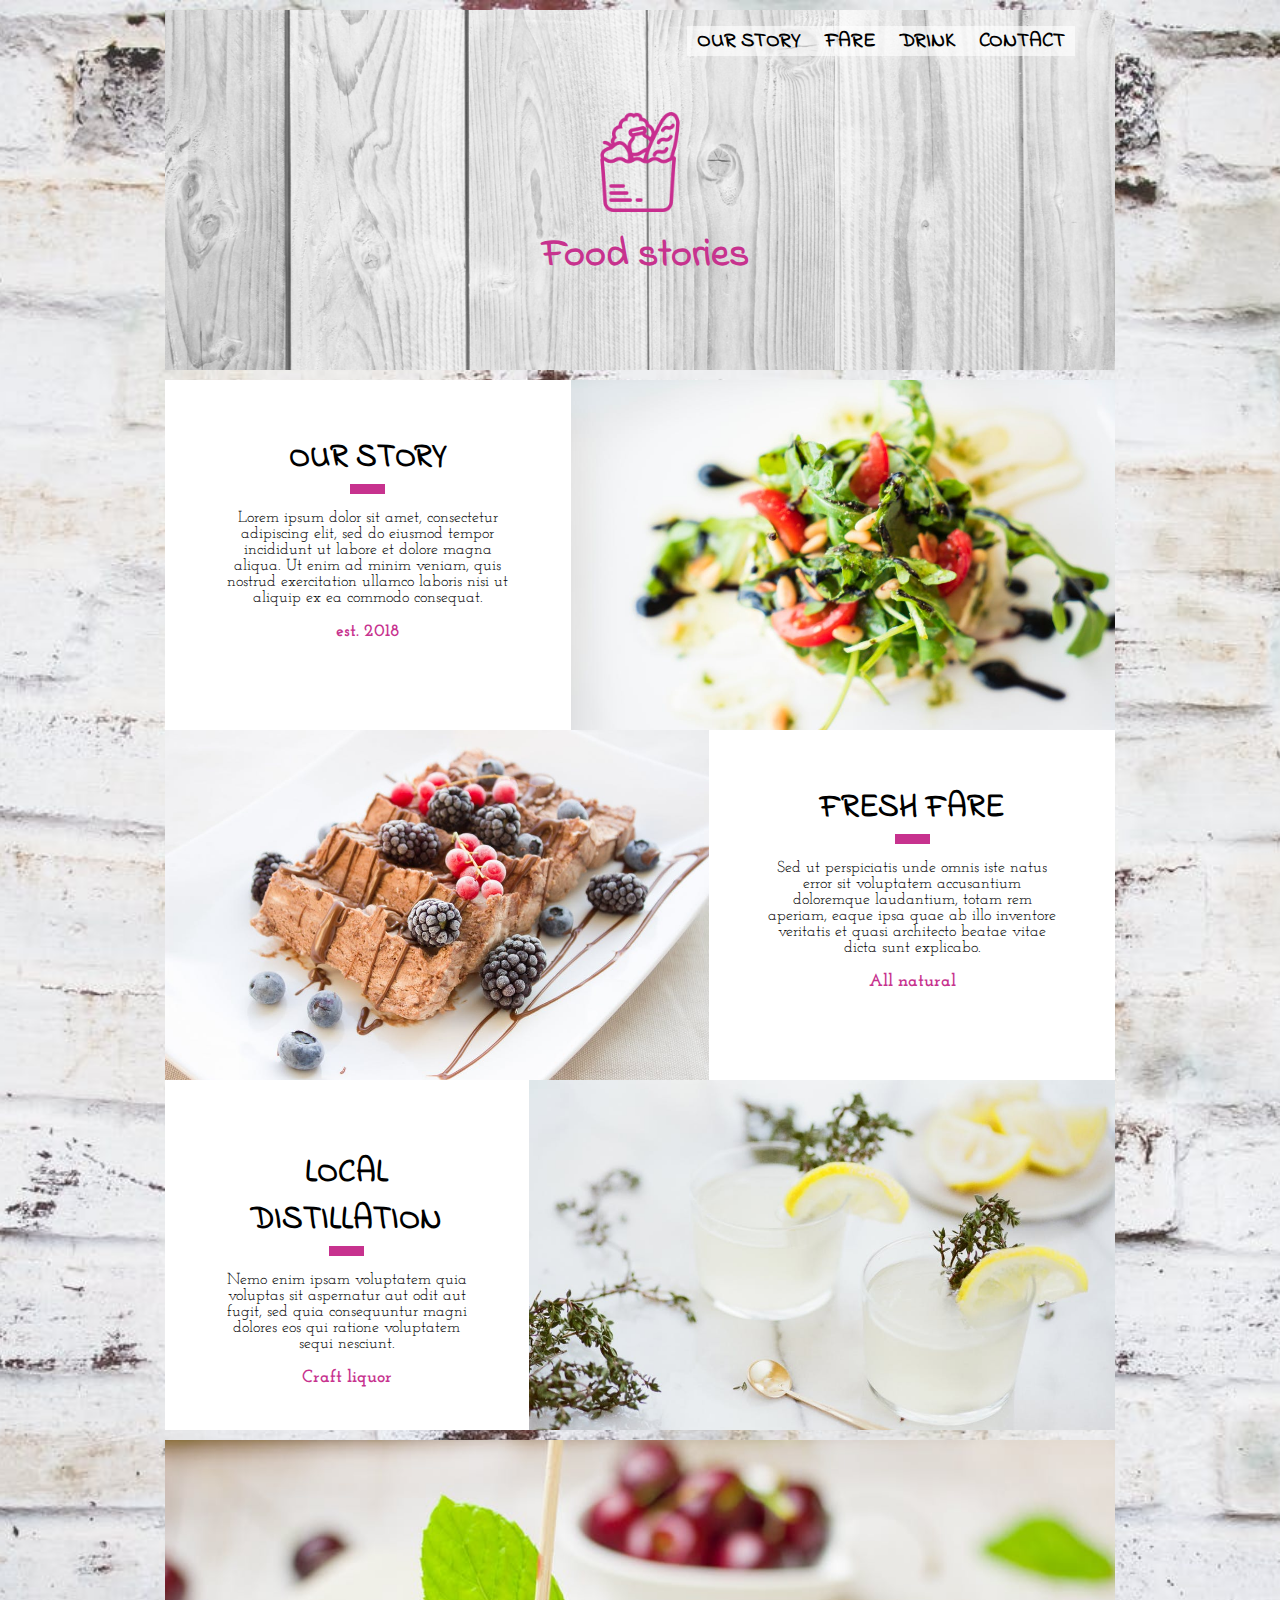
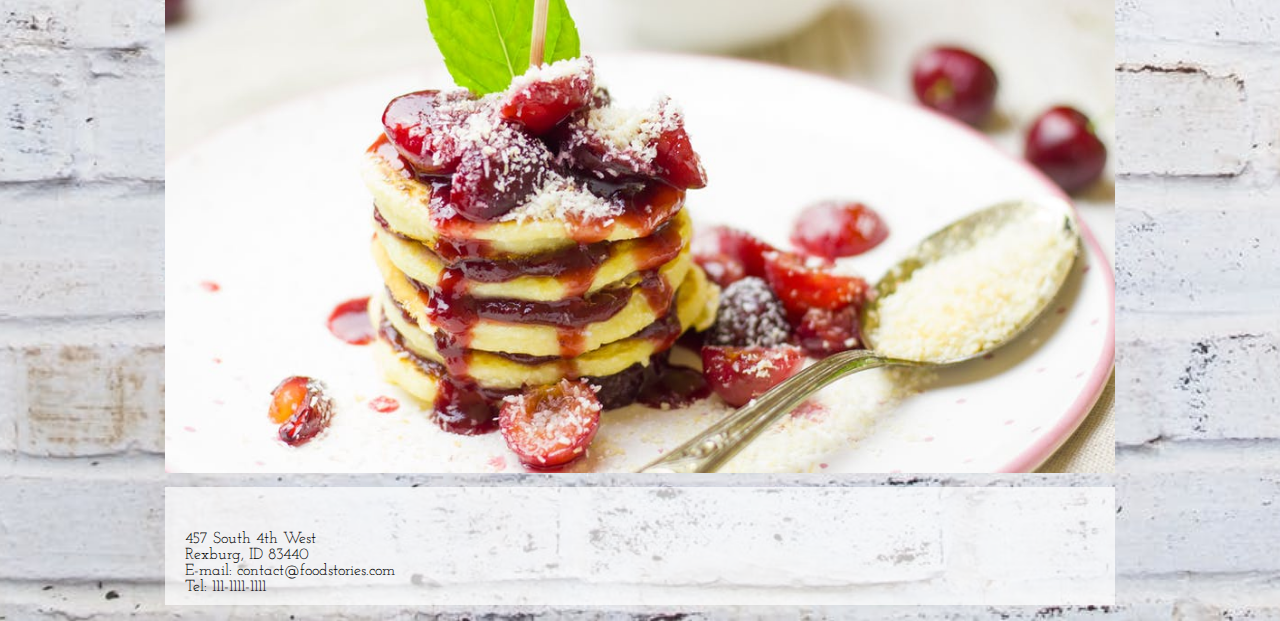
<file: foodsite/index.html>
<!doctype html>

<html lang="en">

   <head>
       <meta charset="utf-8">
       <meta http-equiv="X-UA-Compatible" content="IE=edge">
       <meta name="viewport" content="width=device-width, initial-scale=1">
       <link rel="stylesheet" media="screen" href="style.css">
       <link href="https://fonts.googleapis.com/css?family=Indie+Flower|Josefin+Slab" rel="stylesheet">
       <title>Food Site Template</title>
   </head>

   <body>
       <header>
            <div id="menu">
                 <div></div>
                 <nav>
                     <div id="nav-icon">
                         <span></span>
                         <span></span>
                         <span></span>
                     </div>
                     <ul id="headerMenu">
                         <li><a href="#firstBlock" class="sliding-link">Our story</a></li>
                         <li><a href="#secondBlock" class="sliding-link">Fare</a></li>
                         <li><a href="#thirdBlock" class="sliding-link">Drink</a></li>
                         <li><a href="#contact" class="sliding-link">Contact</a></li>
                     </ul>
                 </nav>
           </div>

           <div id="logoDiv">
               <img src="img/food-stories-logo.png" alt="Food stories website logo" title="Food stories">
               <h1 class="siteName">Food stories</h1>
           </div>

       </header>

       <main>
           <div class="container">
               <div id="firstBlock">
                  <h2>Our story</h2>
                   <div class="line"></div>
                   <p>Lorem ipsum dolor sit amet, consectetur adipiscing elit, sed do eiusmod tempor incididunt ut labore et dolore magna aliqua. Ut enim ad minim veniam, quis nostrud exercitation ullamco laboris nisi ut aliquip ex ea commodo consequat.</p>
                   <p class="pink">est. 2018</p>
               </div>
               <div id="firstImg">
                   <img src="img/food-stories-salad.jpeg" alt="Food Stories Salad" title="Salad">
               </div>
           </div>

           <div class="container">
               <div>
                   <img src="img/food-stories-cake.jpeg" alt="Food Stories Cake" title="Cake">
               </div>
               <div id="secondBlock">
                   <h2>Fresh fare</h2>
                   <div class="line"></div>
                   <p>Sed ut perspiciatis unde omnis iste natus error sit voluptatem accusantium doloremque laudantium, totam rem aperiam, eaque ipsa quae ab illo inventore veritatis et quasi architecto beatae vitae dicta sunt explicabo.</p>
                   <p class="pink">All natural</p>
               </div>
           </div>

           <div class="container">
               <div id="thirdBlock">
                   <h2>Local distillation</h2>
                   <div class="line"></div>
                   <p>Nemo enim ipsam voluptatem quia voluptas sit aspernatur aut odit aut fugit, sed quia consequuntur magni dolores eos qui ratione voluptatem sequi nesciunt.</p>
                   <p class="pink">Craft liquor</p>
               </div>
               <div>
                   <img src="img/food-stories-drink.jpeg" alt="Food Stories Lemonade" title="Lemonade">
               </div>
           </div>
           <div id="lastBlock">
                <img src="img/food-stories-pancakes.jpeg" alt="Food Stories Pancakes" title="Pancakes">
           </div>
       </main>

       <footer id="contact">
           <img>
           <p>457 South 4th West<br>
           Rexburg, ID 83440<br>
            E-mail: contact@foodstories.com<br>
               Tel: 111-1111-1111
           </p>
       </footer>
       <script src="../jquery-3.2.1.js"></script>
       <script src="script.js"></script>
   </body>
</html>
</file>
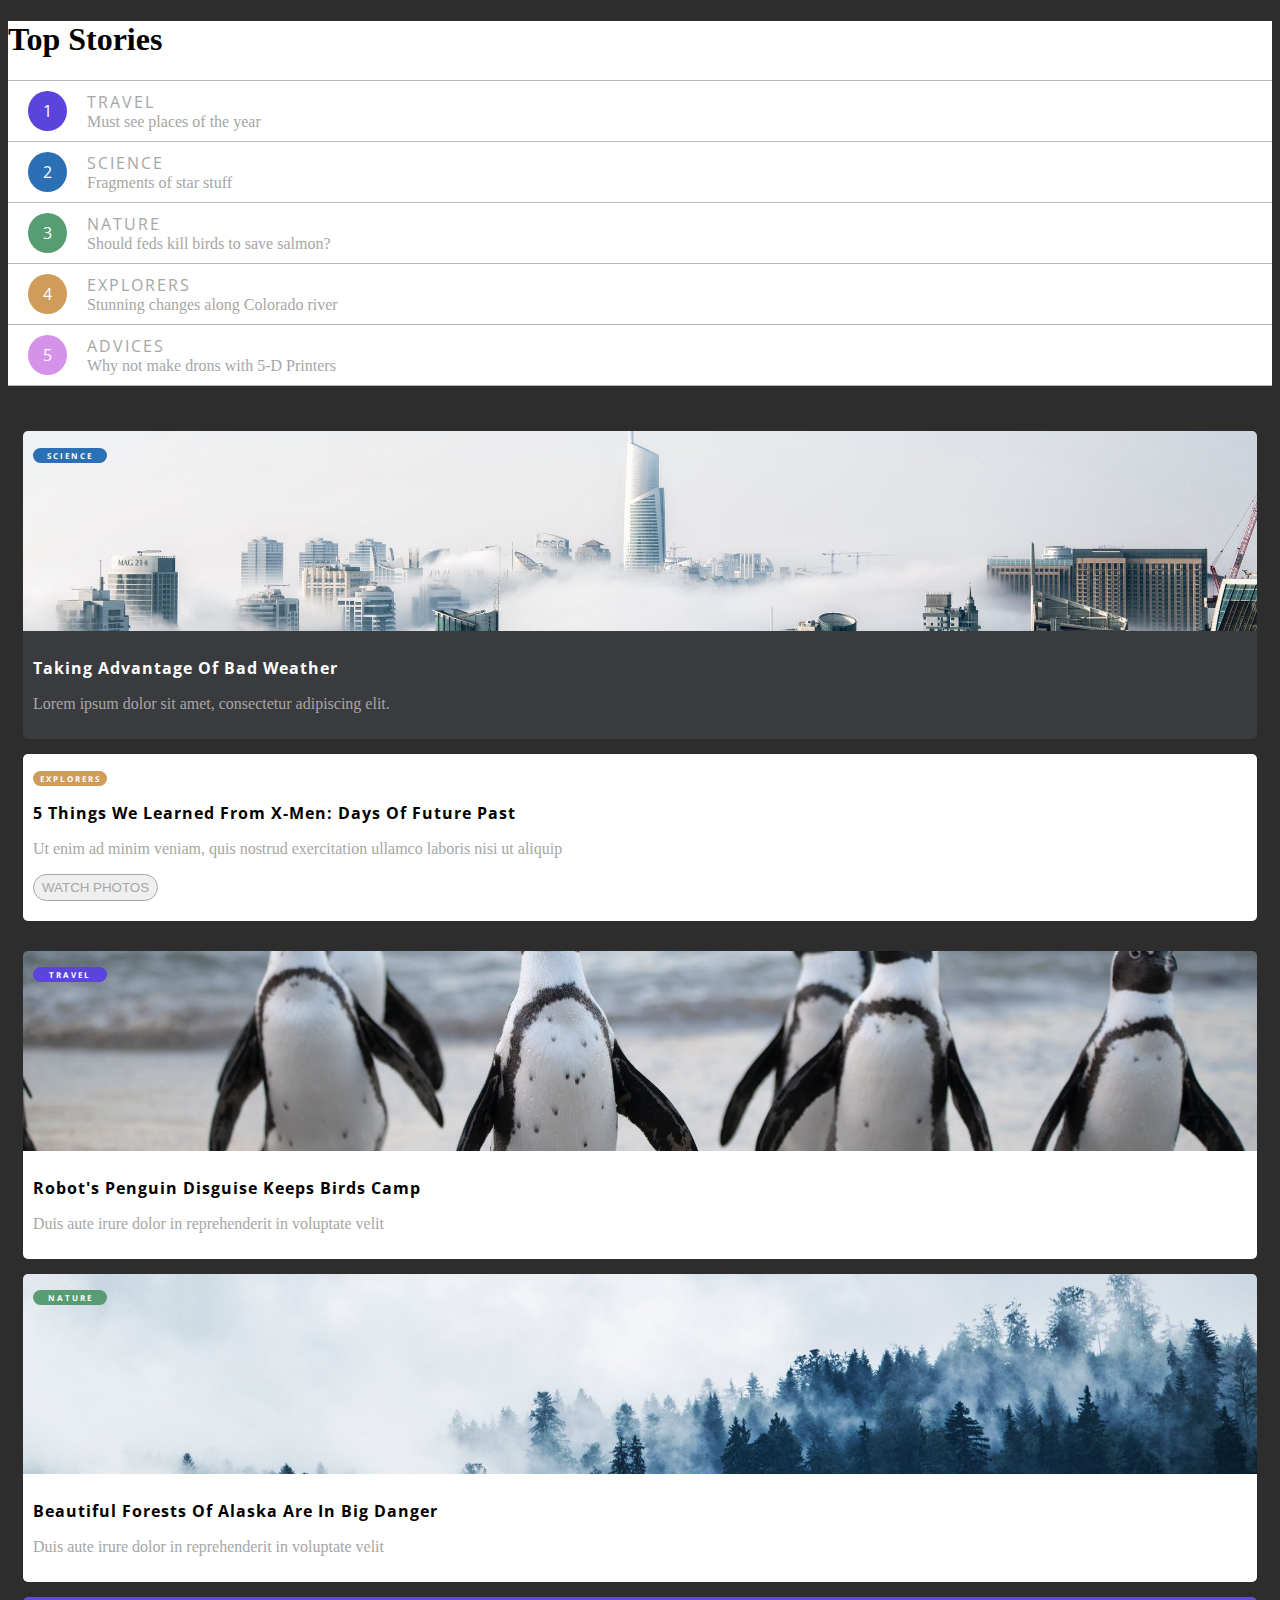
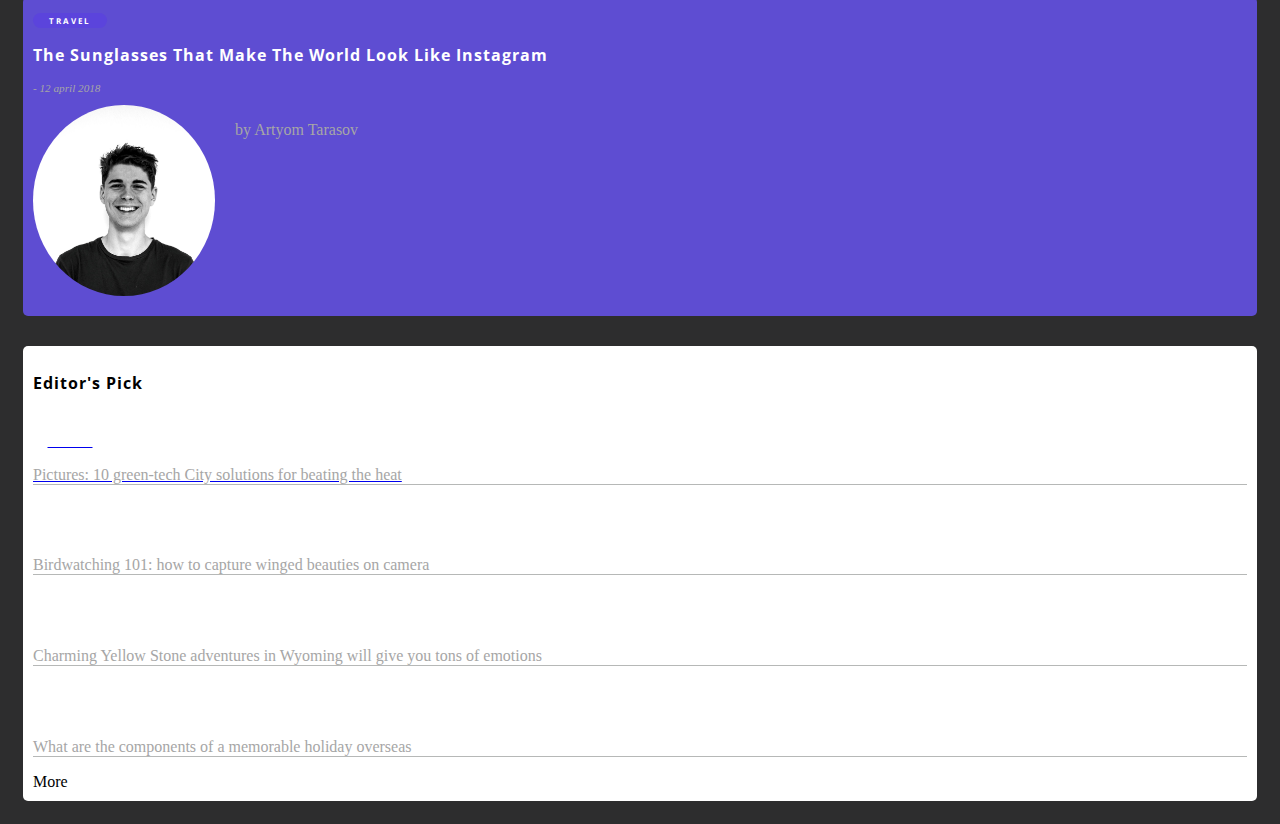
<file: travel/index.html>
<!doctype html>
<html lang="en">
    <head>
        <meta charset="utf-8">
        <meta http-equiv="X-UA-Compatible" content="IE=edge">
        <meta name="viewport" content="width=device-width, initial-scale=1">
        <link rel="stylesheet" media="screen" href="style.css">
        <link href="https://fonts.googleapis.com/css?family=Open+Sans" rel="stylesheet">
        <title>Travel Site Template</title>
    </head>

    <body>
        <header>
            <div class="top-stories-pics">
                <div id="travel">
                    <img>
                </div>
                <div id="science">
                    <img>
                </div>
                <div id="nature">
                    <img>
                </div>
                <div id="explorers">
                    <img>
                </div>
                <div id="advices">
                    <img>
                </div>
            </div>
            <div>
                <nav>
                   <div id="mobile nav">
                      <h1>Top Stories</h1>
                       <div class="navMenu firstMenu">
                           <div class="one">1</div>
                           <div>
                               <a href="#"><span class="heading">Travel</span><br><span class="description">Must see places of the year</span></a>
                           </div>
                       </div>

                       <div class="navMenu">
                           <div class="two">2</div>
                           <div>
                               <a href="#"><span class="heading">Science</span><br><span class="description">Fragments of star stuff</span></a>
                           </div>
                       </div>

                       <div class="navMenu">
                           <div class="three">3</div>
                           <div>
                               <a href="#"><span class="heading">Nature</span><br><span class="description">Should feds kill birds to save salmon?</span></a>
                           </div>
                       </div>

                       <div class="navMenu">
                           <div class="four">4</div>
                           <div>
                               <a href="#"><span class="heading">Explorers</span><br><span class="description">Stunning changes along Colorado river</span></a>
                           </div>
                       </div>

                       <div class="navMenu">
                           <div class="five">5</div>
                           <div>
                               <a href="#"><span class="heading">Advices</span><br><span class="description">Why not make drons with 5-D Printers</span></a>
                           </div>
                       </div>

                   </div>
                    <ul>
                        <li>Top Stories</li>
                        <li><span>1</span> <a href="#">Travel<p>Must see places of the year</p></a></li>
                        <li><a href="#"><span>2</span> Science<p>Fragments of star stuff</p></a></li>
                        <li><a href="#"><span>3</span> Nature<p>Should feds kill birds to save salmon?</p></a></li>
                        <li><a href="#"><span>4</span> Explorers<p>Stunning changes along Colorado river</p></a></li>
                        <li><a href="#"><span>5</span> Advices<p>Why not make drons with 5-D Printers</p></a></li>
                    </ul>
                </nav>
            </div>
        </header>

        <main>
            <div>
                <div>
                    <div class="postContainer">
                        <div class="post">
                            <div id="advantage" class="photoFrame">
                                <h2 class="two">Science</h2>
                            </div>
                            <div class="adventureText bg-grey">
                                <h3>Taking advantage of bad weather</h3>
                                <p class="postText">Lorem ipsum dolor sit amet, consectetur adipiscing elit.</p>
                            </div>
                        </div>
                        <div id="fiveThings">
                            <h2 class="four">Explorers</h2>
                            <h3>5 things we learned from X-Men: Days of future past</h3>
                            <p class="postText">Ut enim ad minim veniam, quis nostrud exercitation ullamco laboris nisi ut aliquip</p>
                            <button class="button">Watch photos</button>
                        </div>
                    </div>
                    <div class="postContainer">
                        <div class="post">
                            <div id="penguins" class="photoFrame">
                                <h2 class="one">Travel</h2>
                            </div>
                            <div class="adventureText">
                                <h3>Robot's penguin disguise keeps birds camp</h3>
                                <p class="postText">Duis aute irure dolor in reprehenderit in voluptate velit</p>
                            </div>
                        </div>
                        <div class="post">
                            <div class="photoFrame" id="forests">
                                <h2 class="three">Nature</h2>
                            </div>
                            <div class="adventureText">
                                <h3>Beautiful forests of Alaska are in big danger</h3>
                                <p class="postText">Duis aute irure dolor in reprehenderit in voluptate velit</p>
                            </div>
                        </div>
                        <div id="sunglasses">
                            <h2 class="one">Travel</h2>
                            <h3>The sunglasses that make the world look like instagram</h3>
                            <p class="postText date"><i>- 12 april 2018</i></p>
                            <div class="author">
                                <img src="img/author.jpeg" alt="article author" width="200px">
                                <p class="postText">by Artyom Tarasov</p>
                            </div>
                        </div>
                    </div>
                </div>
                <div class="postContainer">
                    <div class="editors">
                        <h3>Editor's pick</h3>
                        <img>
                        <a href="#">
                            <h2>Nature</h2>
                            <p class="postText">Pictures: 10 green-tech City solutions for beating the heat</p>
                        </a>

                        <img>
                        <a>
                            <h2>Explorers</h2>
                            <p class="postText">Birdwatching 101: how to capture winged beauties on camera</p>
                        </a>

                        <img>
                        <a>
                            <h2>Travel</h2>
                            <p class="postText">Charming Yellow Stone adventures in Wyoming will give you tons of emotions</p>
                        </a>

                        <img>
                        <a>
                            <h2>Science</h2>
                            <p class="postText">What are the components of a memorable holiday overseas</p>
                        </a>

                        <a>More</a>
                    </div>
                </div>
            </div>
        </main>
    </body>
</html>
</file>
<file: foodsite/style.css>
body {
    background-image: url(img/food-story-background-image.jpeg);
    background-size: cover;
    background-position: center;
    background-repeat: no-repeat;
}

header{
    background-image: url(img/food-story-header-background.jpeg);
    background-size: cover;
    background-position: center;
    background-repeat: no-repeat;
}

#menu {
    display: flex;
    flex-direction: row;
    justify-content: space-between;
}

nav ul {
    display: none;
    background-color: rgba(255, 255, 255, 0.6);
    position: absolute;
    right: 60px;
    top: 30px;
    list-style: none;
    padding-left:0;
}

nav ul li {
    padding: 5px 10px;
    border-bottom: 2px solid #C7328E;
}

nav ul li:first-child{
    border-top: 2px solid #C7328E;
}

nav ul li a:link{
    text-decoration:none;
    color: black;
    text-transform: uppercase;
    font-family: 'Indie Flower', cursive;
    font-weight: bolder
}

nav ul li a:hover{
    color: #C7328E;
}

nav ul li a:visited{
    color: black;
}

.display {
    display:block;
}

.remove {
    display: none;
}

#nav-icon {
    width: 40px;
    height: 45px;
    -webkit-transform: rotate(0deg);
    -moz-transform: rotate(0deg);
    -o-transform: rotate(0deg);
    transform: rotate(0deg);
    -webkit-transition: .5s ease-in-out;
    -moz-transition: .5s ease-in-out;
    -o-transition: .5s ease-in-out;
    transition: .5s ease-in-out;
    cursor: pointer;
    float: right;
    margin-top: 15px;
}

#nav-icon span {
    display: block;
    position: absolute;
    height: 4px;
    width: 100%;
    background: #C7328E;
    opacity: 1;
    right: 10px;
    -webkit-transform: rotate(0deg);
    -moz-transform: rotate(0deg);
    -o-transform: rotate(0deg);
    transform: rotate(0deg);
    -webkit-transition: .25s ease-in-out;
    -moz-transition: .25s ease-in-out;
    -o-transition: .25s ease-in-out;
    transition: .25s ease-in-out;
}

#nav-icon span:nth-child(1) {
    top: 0px;
}

#nav-icon span:nth-child(2) {
    top: 10px;
}

#nav-icon span:nth-child(3) {
    top: 20px;
}

#nav-icon.open span:nth-child(1) {
    top: 10px;
    -webkit-transform: rotate(135deg);
    -moz-transform: rotate(135deg);
    -o-transform: rotate(135deg);
    transform: rotate(135deg);
}

#nav-icon.open span:nth-child(2) {
    opacity: 0;
    left: -60px;
}

#nav-icon.open span:nth-child(3) {
    top: 10px;
    -webkit-transform: rotate(-135deg);
    -moz-transform: rotate(-135deg);
    -o-transform: rotate(-135deg);
    transform: rotate(-135deg);
}



/* #C7328E */

#logoDiv{
    text-align: center;
    width: 200px;
    margin: 0 auto;
}

header img {
    width: 30%;
    margin-top: -20px;
    margin-bottom: 10px;
}

.siteName, h2 {
    color: #C7328E;
    font-family: 'Indie Flower', cursive;
    font-weight: bold;
    font-size: 1.3em;
    margin-top:0;
}

.siteName {
    font-size: 1.9em;
}

#hamburger div {
    width: 35px;
    height: 5px;
    background-color: #C7328E;
    margin: 6px 0;
    position: absolute;
    display: block;
    right: 30px;
}

#hamburger {
    margin-top: 20px;
    margin-right: 50px;
    cursor: pointer;

}

h2 {
    font-size: 2em;
    text-transform: uppercase;
    color: black;
}

#firstBlock, #secondBlock, #thirdBlock {
    background-color: white;
    text-align: center;
    padding: 20px;
}

.line {
    width: 35px;
    height: 10px;
    background-color: #C7328E;
    margin: -25px auto 10px auto;
}

main p, footer p {
    font-family: 'Josefin Slab', serif;
}

.pink {
    color: #C7328E;
    font-weight: bold;
    font-size: 1.1em;
}

.container {
    margin-bottom: 20px;
}

.container img {
    max-width: 100%;
}

#lastBlock img {
    max-width: 100%;
    width: 100%;
}

footer {
    background-color: rgba(255, 255, 255, 0.7)
}

@media screen and (min-width: 900px) {

    header {
        max-width: 950px;
        margin: 10px auto;
        height: 40vh;
    }

    #logoDiv{
        margin-top: 60px;
    }

    #logoDiv img{
        width: 100px;
    }

    .siteName {
        font-size: 2.5em;
        width: 250px;
        margin-left: -20px;
    }

    nav ul {
        display: inline-block;
        position:static;
    }

    #nav-icon span {
        display:none;
    }

    nav ul li {
        display: inline;
        border: none;
        font-size: 1.3em;
    }

    nav ul li:first-child {
        border: none;
    }

    .container {
        display: flex;
        max-width: 950px;
        margin: 0 auto;
        height: 350px;
        overflow: hidden;
    }

    #firstBlock {
        width: 60%;
        padding: 55px;
    }

    #secondBlock {
        width: 60%;
        padding: 55px;
    }

    #thirdBlock {
        width: 50%;
        padding: 70px 50px 50px 50px;
    }

    #lastBlock {
        max-width: 950px;
        margin: 10px auto;
    }

    footer {
        max-width: 950px;
        margin: 10px auto;
    }

    footer p {
        padding: 10px 20px;
    }

}
</file>
<file: travel/style.css>
body {
    background-color: #2d2d2e;
}

/*header style*/

header {
    background-color: white;
    margin-bottom: 30px;
}

.top-stories-pics {
    display: none;
}

/* top stories navigation */

.navMenu {
    border-bottom: 1px solid #b6b8b7;
    padding: 10px 20px;
    display: flex;
    flex-direction: row;
}

.firstMenu {
    border-top: 1px solid #b6b8b7;
}

.navMenu div:first-child {
    color: white;
    padding: 9px 15px;
    margin-right: 20px;
    border-radius: 50%;
    font-family: 'Open Sans', sans-serif;
}

.navMenu a span:first-child {

}

.one {
    background-color: #5b44dc;
}

.two {
    background-color: #2b70b5;
}

.three {
    background-color: #579c73;
}

.four     {
    background-color: #cf9c59;
}

.five {
    background-color: #d492e8;
}

.heading {
    text-transform: uppercase;
    font-family: 'Open Sans', sans-serif;
    letter-spacing: 2px;
}

nav a:link {
    text-decoration: none;
    color: #a6a6a6;
}

nav ul {
    display: none;
}

/*blog posts*/
.postContainer {
    padding: 15px;
}

.post {
    margin-bottom: 15px;
}

h2 {
    text-transform: uppercase;
    font-family: 'Open Sans', sans-serif;
    letter-spacing: 2px;
    font-size: 0.5em;
    width: 70px;
    text-align: center;
    border-radius: 50px;
    padding: 2px;
    color: white;
}

h3 {
    font-family: 'Open Sans', sans-serif;
    text-transform: capitalize;
    font-size: 1em;
    letter-spacing: 1px;
}

.postText {
    color: #a6a6a6;
}

.photoFrame {
    background-position: center;
    background-size: cover;
    height: 180px;
    padding: 10px;
    border-radius: 5px 5px 0 0;
}

#advantage {
    background-image: url(img/bad-weather.jpeg);

}

.adventureText {
    padding: 10px 10px;
    background-color: white;
    border-radius: 0 0 5px 5px;
}

.bg-grey {
    background-color: #3a3b3f;
    color: white;
}

#fiveThings {
    padding: 10px 10px 20px 10px;
    background-color: white;
    border-radius: 5px;
}

.button {
    padding: 5px 8px;
    border-radius: 50px;
    border: 1px solid #a6a6a6;
    text-transform: uppercase;
    color: #a6a6a6;
}

.button:hover {
    background-color: #3a3b3f;
    color: white;
}

#penguins {
    background-image: url(img/penguins.jpeg);
}

#forests {
    background-image: url(img/nature.jpeg);
}

#sunglasses {
    padding: 10px 10px 20px 10px;
    background-color: #5e4dd2;
    border-radius: 5px;
}

#sunglasses h3 {
    color: white;
}

.date {
    font-size: 0.7em;
}

.author {
    display: flex;
    flex-direction: row;
}

.author img {
    max-width: 15%;
    height: 20%;
    border-radius: 50%;
    margin-right: 20px;
}

.editors {
    padding: 10px 10px;
    background-color: white;
    border-radius: 5px;
}

.editors p {
    border-bottom: 1px solid #b6b8b7;
}
</file>
